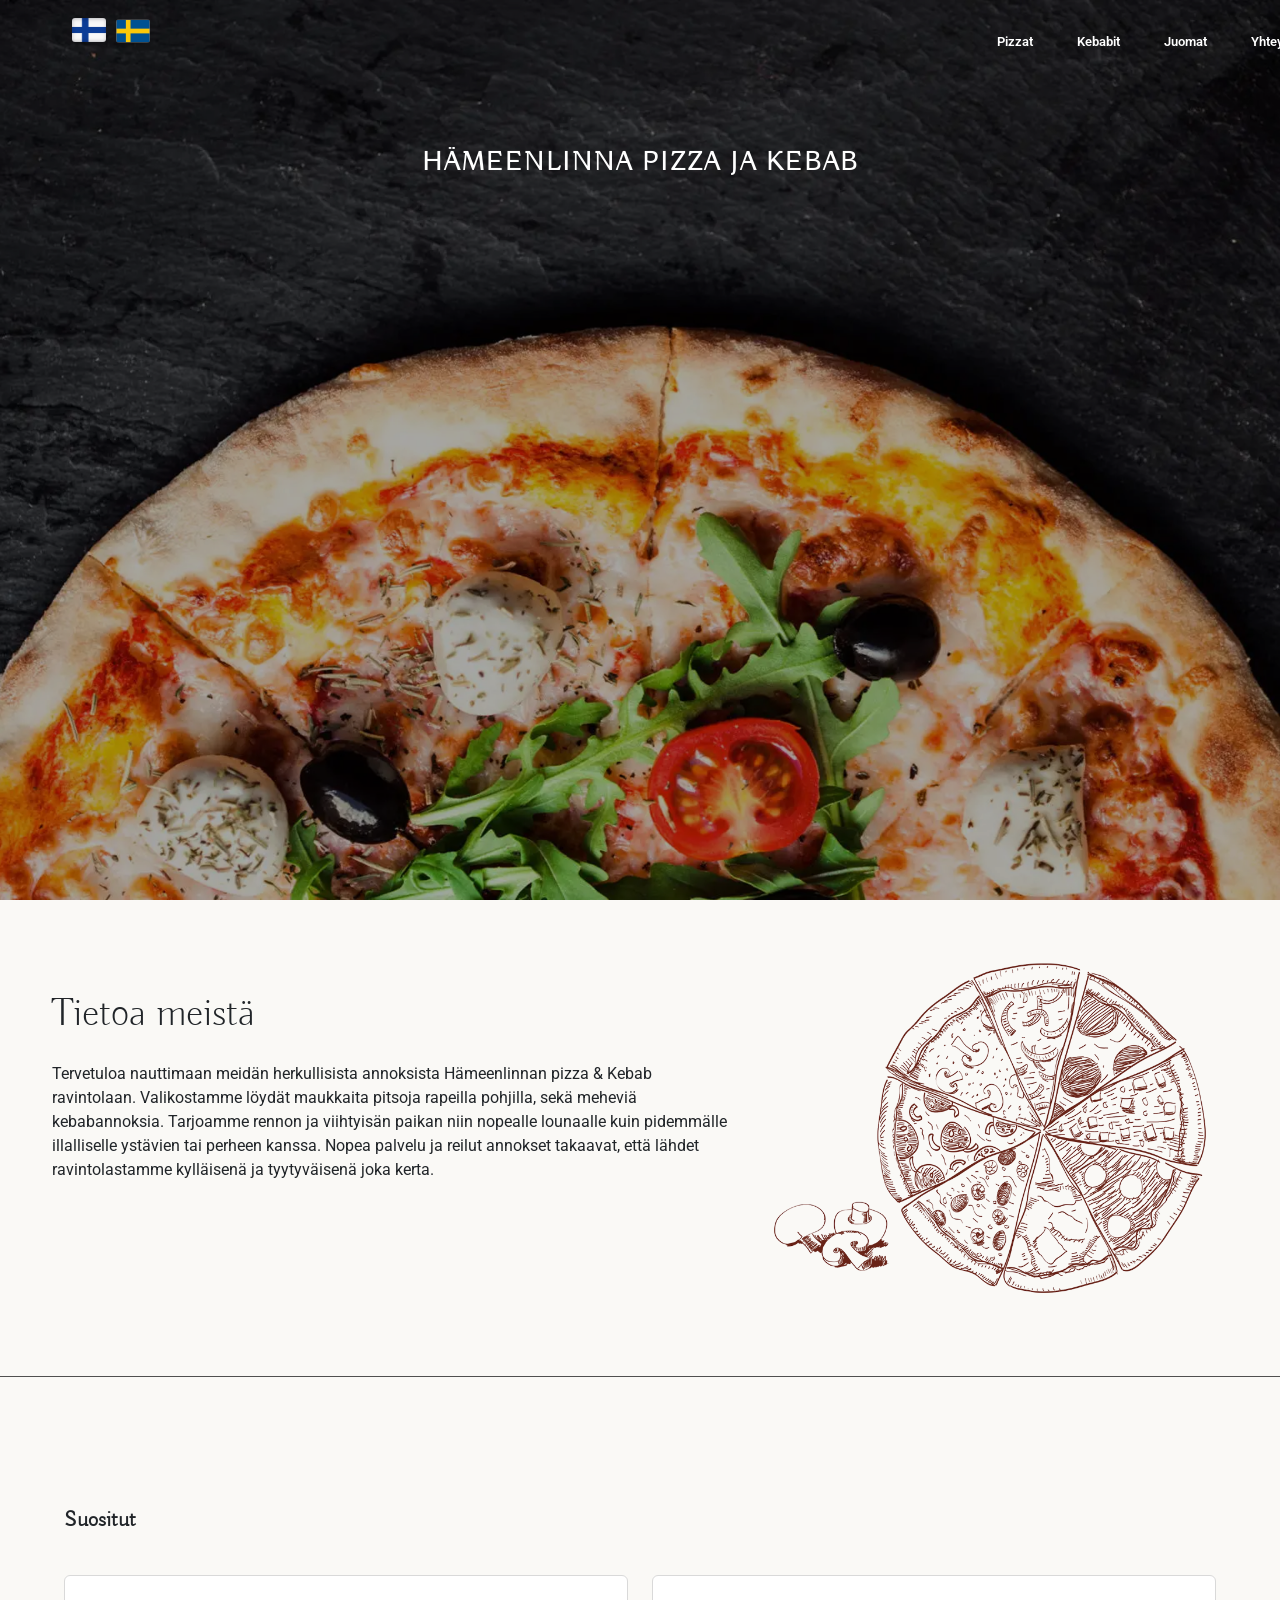
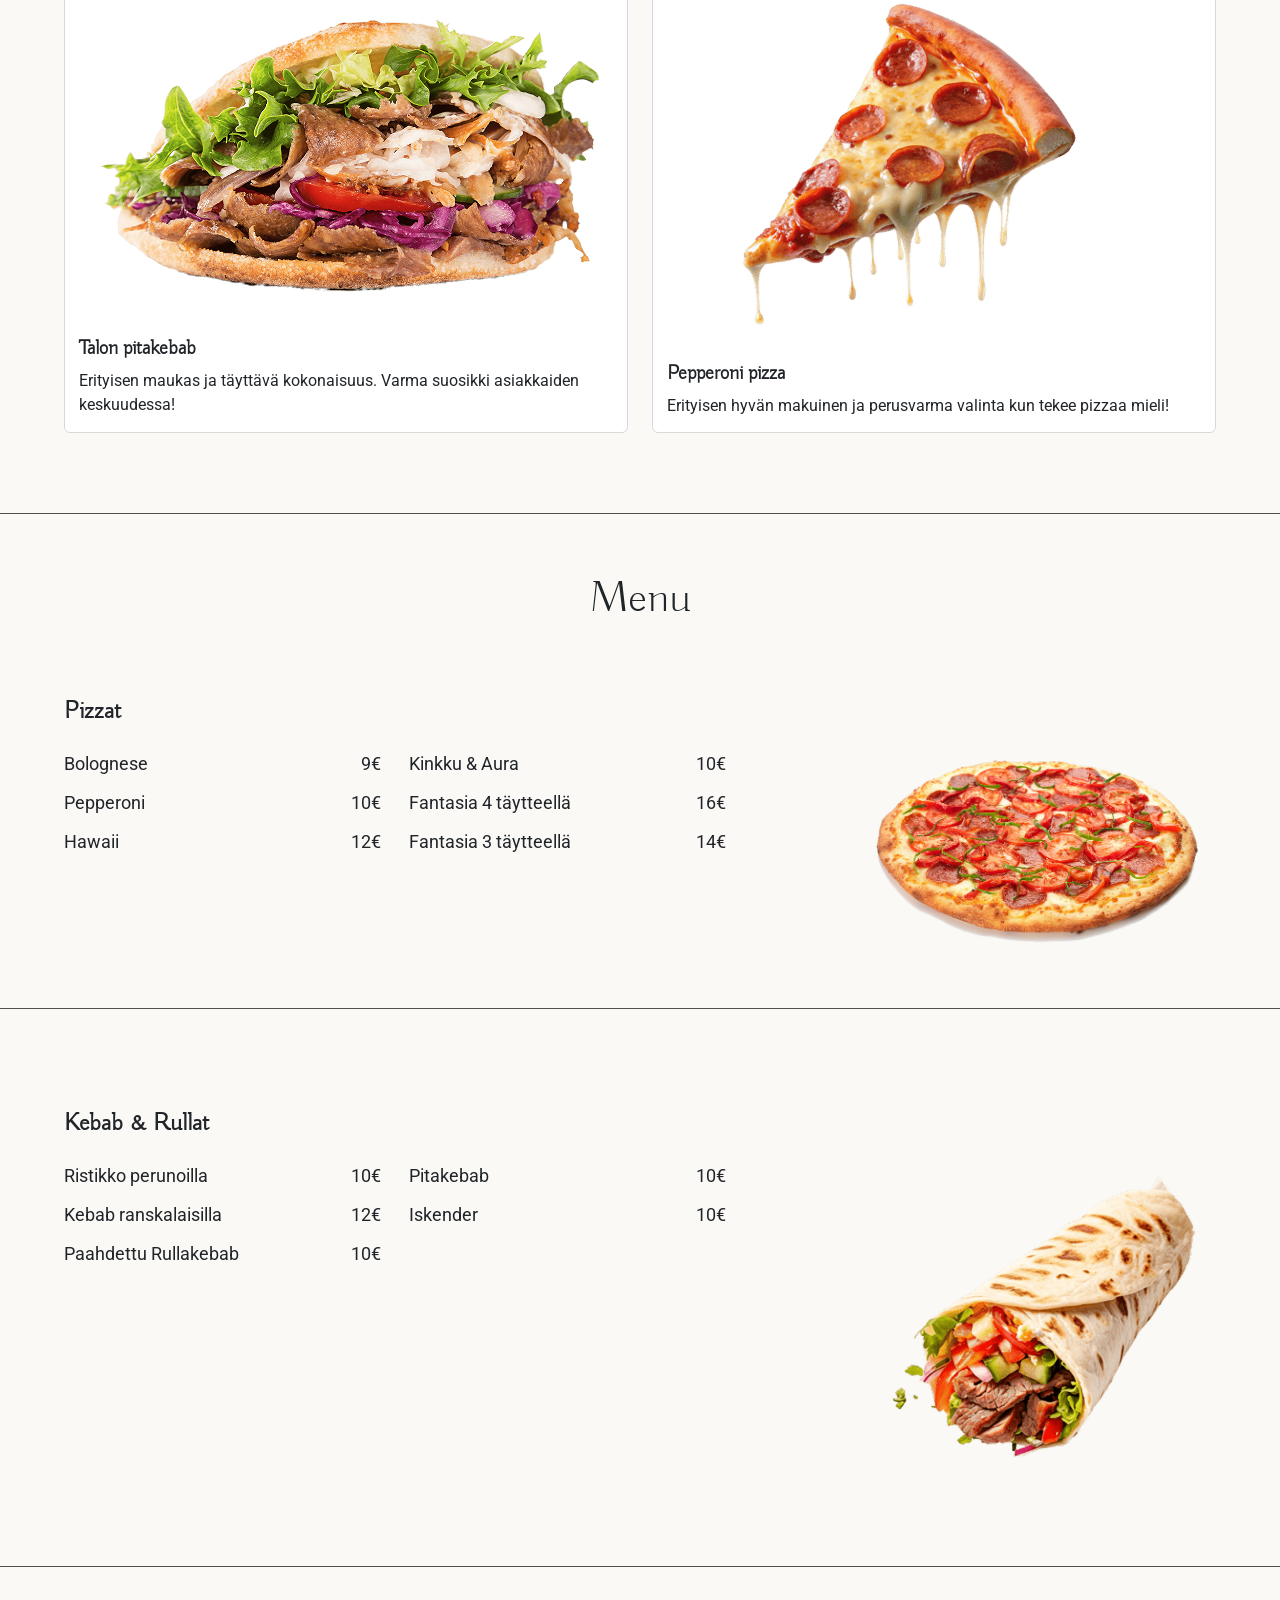
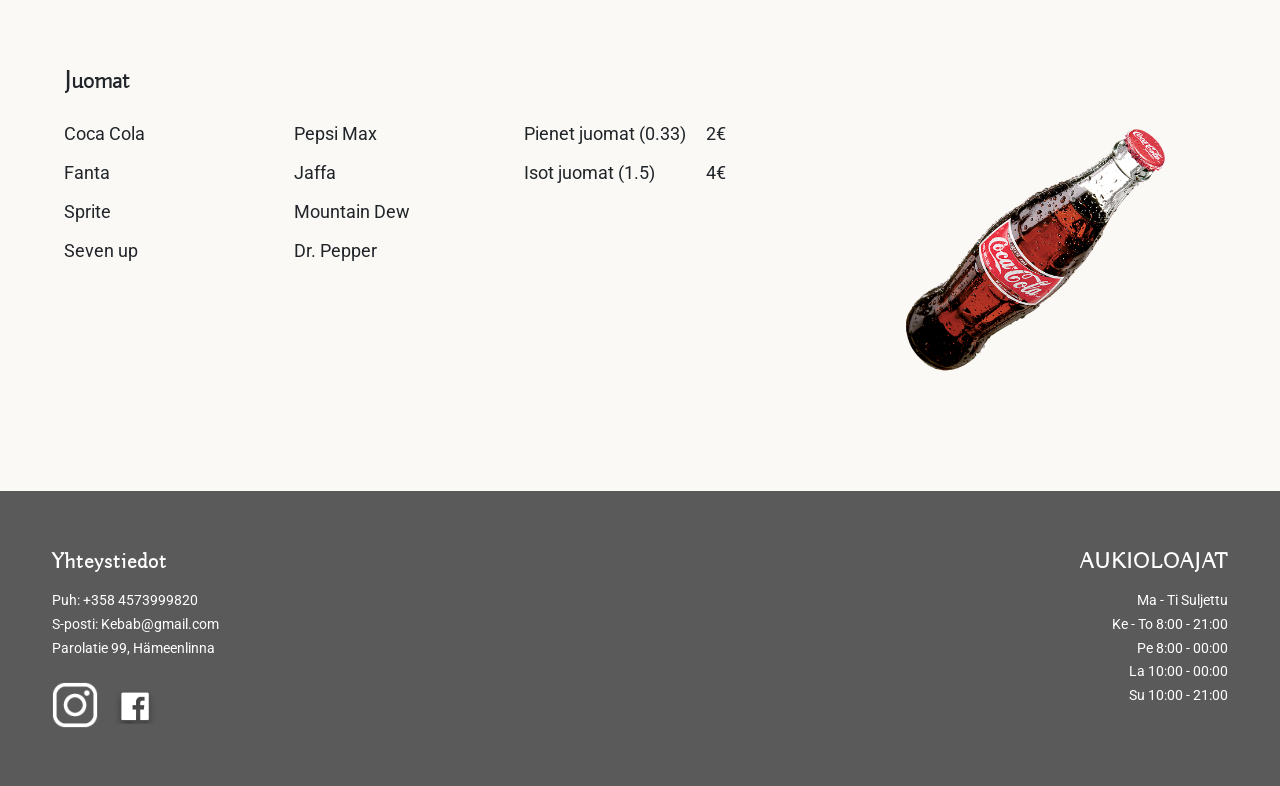
<file: index.html>
<!doctype html>
<html lang="en">
  <head>
    <meta charset="utf-8">
    <meta name="viewport" content="width=device-width, initial-scale=1">
    <title>Hämeen Pizza & Kebab</title>

    <!-- Fontit: Buda otsikko/Roboto muut --> 
    <link rel="preconnect" href="https://fonts.googleapis.com">
    <link rel="preconnect" href="https://fonts.gstatic.com" crossorigin>
    <link href="https://fonts.googleapis.com/css2?family=Buda:wght@300&family=Roboto:ital,wght@0,100..900;1,100..900&display=swap" rel="stylesheet">

    <!-- Bootstrap -->
    <link href="https://cdn.jsdelivr.net/npm/bootstrap@5.3.8/dist/css/bootstrap.min.css" rel="stylesheet" integrity="sha384-sRIl4kxILFvY47J16cr9ZwB07vP4J8+LH7qKQnuqkuIAvNWLzeN8tE5YBujZqJLB" crossorigin="anonymous">

    <!-- Css -->
    <link rel="stylesheet" href="tyylit.css">

    </head>
    <body>

    <!-- Suomi/Ruotsi liput ja tausta kuva-->
    <div class="isokuva">
    <div class="container site top-inner">
    <header class="row align-items-center top-nav">
    <div class="liput">
    <img src="Images/finland.png" class="flag" alt="Finnish">
      <a href="svenska.html">
    <img src="Images/sweden.png" class="flag" alt="Swedish">
      </a>
    </div>

  <!--Navbar-->
    <nav class="col-md-10 navbar navbar-expand-lg navbar-dark">
    <div class="container-fluid justify-content-end pe-0">

  <button class="navbar-toggler" type="button" data-bs-toggle="collapse"
   data-bs-target="#navbarSupportedContent" aria-controls="navbarSupportedContent"
   aria-expanded="false" aria-label="Toggle navigation">
  <span class="navbar-toggler-icon"></span>
  </button>
 <!-- Linkit -->
  <div class="collapse navbar-collapse justify-content-end" id="navbarSupportedContent">
  <ul class="navbar-nav mb-2 mb-lg-0">
  <li class="nav-item"><a class="nav-link" href="#pizzat">Pizzat</a></li>
  <li class="nav-item"><a class="nav-link" href="#kebabit">Kebabit</a></li>
  <li class="nav-item"><a class="nav-link" href="#juomat">Juomat</a></li>
  <li class="nav-item"><a class="nav-link" href="#yhteystiedot">Yhteystiedot</a></li>
  </ul>
  </div>

  </div>
  </nav>
  </header>
  <!--Pää otsikko -->
  <h1 class="MainTitle">HÄMEENLINNA PIZZA JA KEBAB</h1>
  </div>

    <!--Taustakuva-->
  <img src="Images/main.png" class="pizza-kuva" alt="Pizza">
  </div>    
  
    <!--Tietoa meistä osio -->
    <div class="container site">
    <main class="row content-area align-items-start">
    <article class="col-md-7">
    <h1>Tietoa meistä</h1>
    <p>
    Tervetuloa nauttimaan meidän herkullisista annoksista Hämeenlinnan pizza & Kebab ravintolaan.
    Valikostamme löydät maukkaita pitsoja rapeilla pohjilla, sekä meheviä kebabannoksia. 
    Tarjoamme rennon ja viihtyisän paikan niin nopealle lounaalle kuin pidemmälle illalliselle ystävien tai perheen kanssa.
    Nopea palvelu ja reilut annokset takaavat, että lähdet ravintolastamme kylläisenä ja tyytyväisenä joka kerta.
    </p>
          
    </article>
        <!--tietoa meistä osion kuva -->
    <div class="col-md-5">
    <img src="Images/pizza1.png" class="tietoaK" alt="">
    </div>
    </main>
    <!--Osion erottava viiva -->
    <div class="viiva"></div>
    
    <!-- Suositut osa -->
    <section class="valiosa" id="suositut">
    <div class="container site">
    <h2 class="sectionHeading">Suositut</h2>
      <!--Laatikot-->
    <div class="row g-4 popular-row">
      <!-- Laatikko 1 -->
    <div class="col-md-6">
    <div class="laatikko">

    <!--Kebab kuva/Teksti-->
    <img src="Images/ruutu1.png" class="popular-img" alt="Kebab annos">
    <h3 class="popularTitle">Talon pitakebab</h3>
    <p class="popularText">
     Erityisen maukas ja täyttävä kokonaisuus. Varma suosikki asiakkaiden keskuudessa!
    </p>
    </div>
    </div>

    <!-- Laatikko 2 -->
    <div class="col-md-6">
    <div class="laatikko">

    <!-- Pizza kuva/Teksti -->
    <img src="Images/ruutu2.png" class="popular-img move-right" alt="">
    <h3 class="popularTitle">Pepperoni pizza</h3>
    <p class="popularText">
     Erityisen hyvän makuinen ja perusvarma valinta kun tekee pizzaa mieli!
    </p>

    </div>
    </div>
    </div>
  </div>
 </section>

<div class="viiva"></div>

<!--MENU otsikko-->
<section class="section-space" id="menu">
<div class="container site">
<h2 class="menuHeading">Menu</h2>
</div>
</section>

<!--Pizzat osio-->
<section class="menuOsio" id="pizzat">
<div class="container site">
<h3 class="menuOtsikot">Pizzat</h3>

<!-- Bootstrap grid/css grid menussa oleville pitsoille-->
<div class="row align-items-start g-4">

<div class="col-md-7">
<div class="menuGrid">

<ul class="menuList">
<li><span>Bolognese</span><span>9€</span></li>
<li><span>Pepperoni</span><span>10€</span></li>
<li><span>Hawaii</span><span>12€</span></li>
</ul>

<ul class="menuList">
<li><span>Kinkku &amp; Aura</span><span>10€</span></li>
<li><span>Fantasia 4 täytteellä</span><span>16€</span></li>
<li><span>Fantasia 3 täytteellä</span><span>14€</span></li>
</ul>
</div>
</div>

<!-- Pizza menu kuva -->
<div class="col-md-5 text-md-end">
<img src="Images/pizza2.png" class="menu-side-img" alt="Pizza">

</div>
</div>
</div>
</section>

<!-- Erotus viiva -->
<div class="viiva"></div>

<!-- KEBAB menu osio -->
<section class="menuOsio" id="kebabit">
<div class="container site">
<h3 class="menuOtsikot">Kebab &amp; Rullat</h3>

<!-- Bootstrap grid/css grid -->
<div class="row align-items-start g-4">

<div class="col-md-7">
<div class="menuGrid">

<ul class="menuList">
<li><span>Ristikko perunoilla</span><span>10€</span></li>
<li><span>Kebab ranskalaisilla</span><span>12€</span></li>
<li><span>Paahdettu Rullakebab</span><span>10€</span></li>
</ul>

<ul class="menuList">
<li><span>Pitakebab</span><span>10€</span></li>
<li><span>Iskender</span><span>10€</span></li>
</ul>
</div>
</div>

<!--Menu kebab kuva -->
<div class="col-md-5 text-md-end">
<img src="Images/kebab2.png" class="menu-side-img" alt="Kebab rulla">

</div>
</div>
</div>
</section>

<!-- erotus viiva -->
<div class="viiva"></div>

<!-- JUOMAT MENU -->
<section class="menuOsio" id="juomat">
<div class="container site">
<h3 class="menuOtsikot">Juomat</h3>

<div class="row align-items-start g-4">

<div class="col-md-7">
<div class="drinks-grid">

<ul class="menuList">
<li><span>Coca Cola</span></li>
<li><span>Fanta</span></li>
<li><span>Sprite</span></li>
<li><span>Seven up</span></li>
</ul>

<ul class="menuList">
<li><span>Pepsi Max</span></li>
<li><span>Jaffa</span></li>
<li><span>Mountain Dew</span></li>
<li><span>Dr. Pepper</span></li>
</ul>

<ul class="menuList">
<li><span>Pienet juomat (0.33)</span><span>2€</span></li>
<li><span>Isot juomat (1.5)</span><span>4€</span></li>
</ul>

</div>
</div>

<!-- Juomat menu kuva -->
<div class="col-md-5 text-md-end">
<img src="Images/juoma.png" class="menu-side-img drink-img" alt="Juomapullo">
 
</div>
</div>
</div>
</section>

<!--Yhteystiedot osio -->
<section class="contactFooter" id="yhteystiedot">
  
<div class="yhtTausta">
<div class="container site">
<div class="row">
<div class="col-md-6">
<h3 class="yhtOtsikko">Yhteystiedot</h3>

<p class="YhteystiedotTeksti">
Puh: +358 4573999820 <br>
S-posti: Kebab@gmail.com <br>
Parolatie 99, Hämeenlinna
</p>

<!--Instagram ja Facebook kuvat-->
<div class="yhtKuvat">
<img src="Images/insta.png" class="socials" alt="Instagram">
<img src="Images/fbook.png" class="socials" alt="Facebook">
</div>
</div>

<div class="col-md-6 text-md-end mt-4 mt-md-0">
<h3 class="yhtOtsikko">AUKIOLOAJAT</h3>

<p class="YhteystiedotTeksti">
Ma - Ti Suljettu <br>
Ke - To 8:00 - 21:00 <br>
Pe 8:00 - 00:00 <br>
La  10:00 - 00:00 <br>
Su 10:00 - 21:00
</p>

</div>
</div>
</div>
</div>
</section>


<script src="https://cdn.jsdelivr.net/npm/bootstrap@5.3.8/dist/js/bootstrap.bundle.min.js" integrity="sha384-FKyoEForCGlyvwx9Hj09JcYn3nv7wiPVlz7YYwJrWVcXK/BmnVDxM+D2scQbITxI" crossorigin="anonymous"></script>
</body>
</html>
</file>
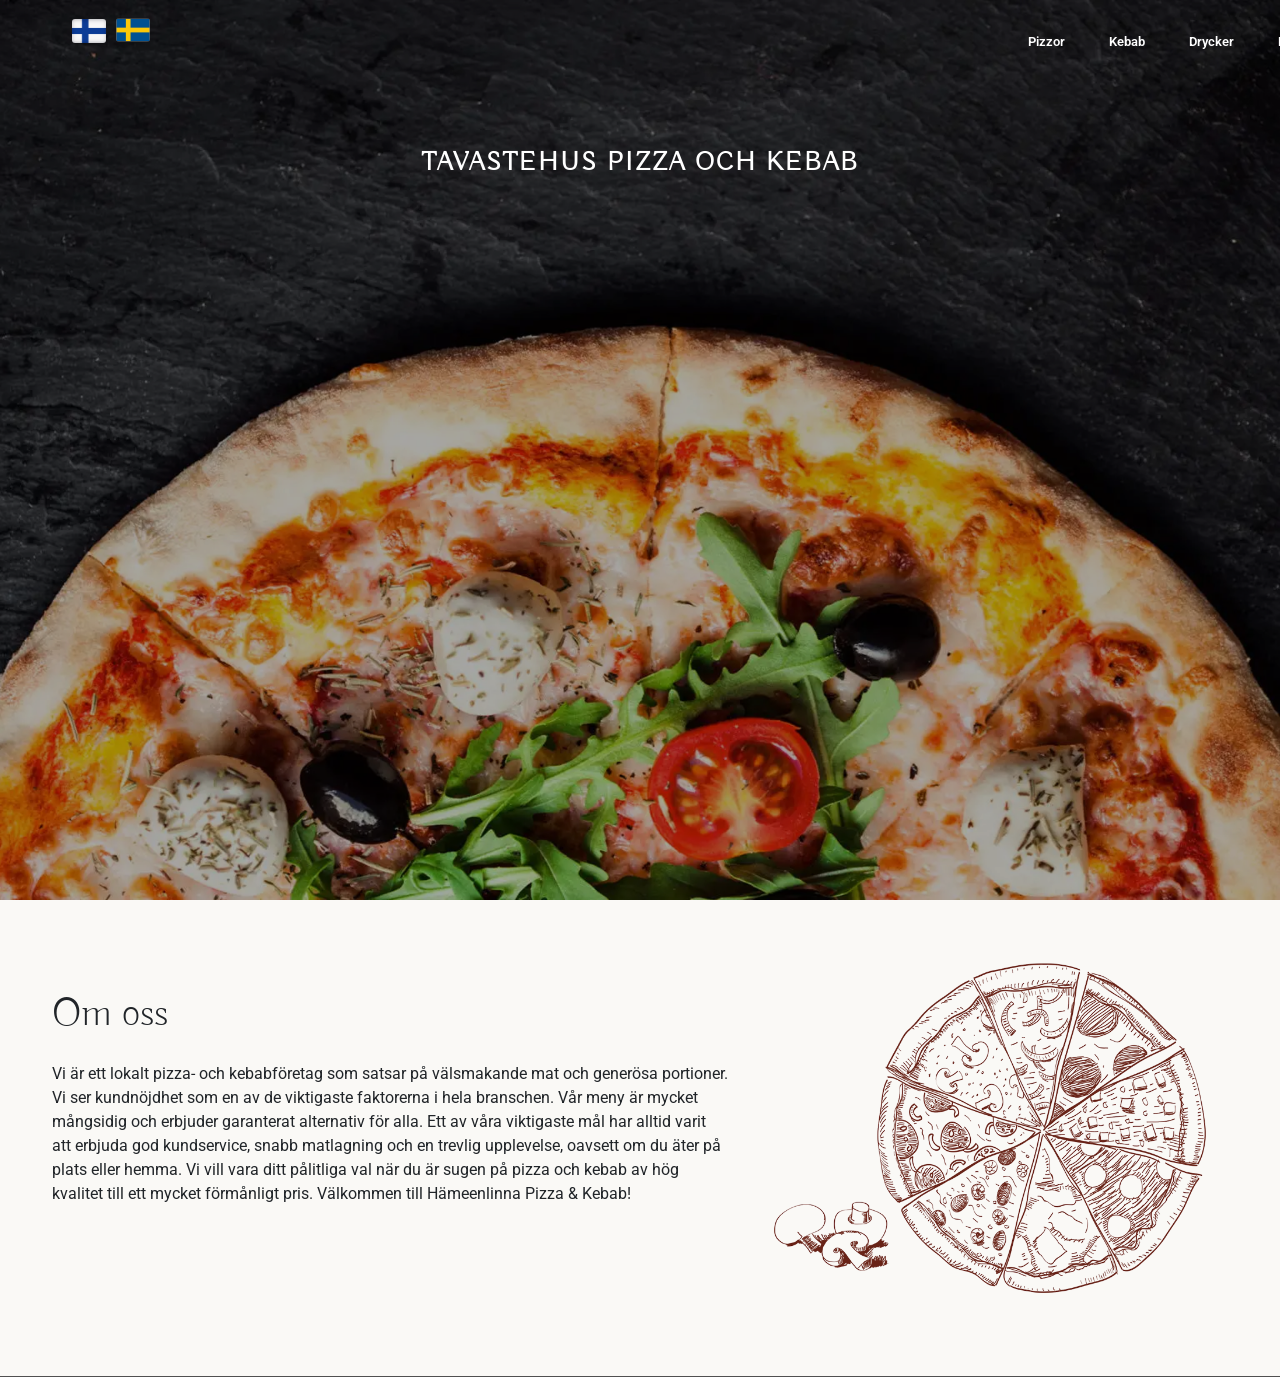
<file: svenska.html>
<!doctype html>
<html lang="sv">
<head>
    <meta charset="utf-8">
    <meta name="viewport" content="width=device-width, initial-scale=1">
    <title>Tavastehus Pizza&Kebab</title>

    <link rel="preconnect" href="https://fonts.googleapis.com">
    <link rel="preconnect" href="https://fonts.gstatic.com" crossorigin>
    <link href="https://fonts.googleapis.com/css2?family=Buda:wght@300&family=Roboto:ital,wght@0,100..900;1,100..900&display=swap" rel="stylesheet">

    <link href="https://cdn.jsdelivr.net/npm/bootstrap@5.3.8/dist/css/bootstrap.min.css" rel="stylesheet">

    <link rel="stylesheet" href="tyylit.css">
</head>
<body>

<div class="isokuva">
<div class="container site top-inner">
<header class="row align-items-center top-nav">
<div class="liput">
<a href="index.html"><img src="Images/finland.png" class="flag" alt="Finnish"></a>
<img src="Images/sweden.png" class="flag" alt="Swedish">
  </div>

  <nav class="col-md-10 navbar navbar-expand-lg navbar-dark">
  <div class="container-fluid justify-content-end pe-0">
  <button class="navbar-toggler" type="button" data-bs-toggle="collapse" data-bs-target="#navbarSupportedContent">
  <span class="navbar-toggler-icon"></span>
    </button>
  <div class="collapse navbar-collapse justify-content-end" id="navbarSupportedContent">
  <ul class="navbar-nav mb-2 mb-lg-0">
  <li class="nav-item"><a class="nav-link" href="#">Pizzor</a></li>
  <li class="nav-item"><a class="nav-link" href="#">Kebab</a></li>
  <li class="nav-item"><a class="nav-link" href="#">Drycker</a></li>
  <li class="nav-item"><a class="nav-link" href="#">Kontakt</a></li>
   </ul>
      </div>
       </div>
        </nav>
        </header>
<h1 class="MainTitle">TAVASTEHUS PIZZA OCH KEBAB</h1>
    </div>
  <img src="Images/main.png" class="pizza-kuva" alt="Pizza">
    </div>    

  <div class="container site">
<main class="row content-area align-items-start">
  <article class="col-md-7">
   <h1>Om oss</h1>
  <p>	
     Vi är ett lokalt pizza- och kebabföretag som satsar på välsmakande mat och generösa portioner. Vi ser kundnöjdhet som en av de viktigaste faktorerna i hela branschen. 
     Vår meny är mycket mångsidig och erbjuder garanterat alternativ för alla. Ett av våra viktigaste mål har alltid varit att erbjuda god kundservice, 
     snabb matlagning och en trevlig upplevelse, oavsett om du äter på plats eller hemma. Vi vill vara ditt pålitliga val när du är sugen på pizza och kebab av hög kvalitet till ett mycket förmånligt pris.
     Välkommen till Hämeenlinna Pizza & Kebab!
</p>
</article>
<div class="col-md-5">
<img src="Images/pizza1.png" class="tietoaK" alt="Pizza">
 </div>
</main>
        
<div class="viiva"></div>
        
</div>

    <script src="https://cdn.jsdelivr.net/npm/bootstrap@5.3.8/dist/js/bootstrap.bundle.min.js"></script>
</body>
</html>
</file>
<file: tyylit.css>
/* Auttaa tilavuuksien kanssa  */
* { 
  box-sizing: border-box; 
}

html, body {
  height: 100%;
  margin: 0;
  font-family: "Roboto", sans-serif;
  background: #faf9f6;
}

h1, h2, h3 { font-family: "Buda", serif; 
}

/* Bootstrap  */
.site.container {
  max-width: 1200px;
  margin: 30px auto;
}

/* Tausta kuva */

.isokuva {
  position: relative;
  width: 100%;
  height: 100vh;          
  overflow: hidden;
  color: #fff;
}


/* Tausta kuva */
.pizza-kuva {
  position: absolute;
  inset: 0;               
  width: 100%;
  height: 100%;
  object-fit: cover;      
  object-position: center bottom; 
  z-index: 0;
}

/* Tausta */
.isokuva::before {
  content: "";
  position: absolute;
  inset: 0;
  background: rgba(0,0,0,0.35);
  z-index: 1;
}


/* Navbar tilvauus */
.top-nav {
  padding: 0 10px; 
}

.top-nav{
  margin-bottom: 30px;
}


.MainTitle {
  margin-top: 80px;
  text-align: center;
  font-size: 26px;
  font-weight: 700;
  letter-spacing: 2px;
}

/* Navbar linkit*/
.navbar-nav .nav-link {
  color: #fff;
  margin-right: 28px;
  font-weight: 600;
  font-size: 13px;
}

.navbar-nav .nav-link:hover { 
color: #ddd; 
}


.content-area {
 margin-top: 10px;
 }


.liput {
  position: absolute;
  top: 18px;
  left: 20px;

  display: flex;
  gap: 10px;
  z-index: 3;
}

.flag {
  width: 34px;
  height: 24px;
  object-fit: cover;
  border-radius: 3px;
  cursor: pointer;
  transition: transform 0.2s ease;
}

.flag:hover {
  transform: scale(1.1);
}
.top-nav .navbar {
  margin-left: auto;
}
.navbar-nav {
  margin-right: -128px;
}

.tietoaK{
  width: 100%;
  height: auto;
  margin-top: -40px;  

}
.content-area h1 {
  margin-bottom: 24px;   
}

.content-area .col-md-7 {
  padding-top: 60px;   
}

.viiva{
  height: 1px;                  
  background: #505050;         
  width: 100vw;
  margin-left: calc(50% - 50vw);
  margin-top: 10px;
  margin-bottom: 60px;
}

/*Väli osa */

.valiosa{
  padding: 40px 0;
}

.sectionHeading{
  font-size: 22px;
  font-weight: 700;
  margin-bottom: 18px;
}

.menuHeading{
  text-align: center;
  font-size: 44px;
  margin: 0;
}

.menuOtsikot{
  font-size: 24px;
  font-weight: 700;
  margin-bottom: 18px;
}

/* Suositut osio*/

.popular-row{ margin-top: 10px; }

.laatikko{
  border: 1px solid #d9d9d9;
  border-radius: 6px;
  padding: 14px;
  height: 100%;
  background: #fff;
}

.popular-img{
  border-radius: 4px;
  margin-bottom: 12px;
}

/* Siirtää pitsa kuvaa oikealle */
.move-right{
  transform: translateX(64px);
}

.popularTitle{
  font-size: 20px;
  font-weight: 700;
}

.popularText{
  font-size: 16px;
  line-height: 1.5;
  margin: 0;
}



/* Menu otsikko*/
.top-inner {
  position: relative;
  z-index: 2;
  margin: 0 auto !important;
  padding-top: 16px;
}

.menuOsio{
  padding: 10px 0;
}

.menuGrid{
  display: grid;
  grid-template-columns: 1fr 1fr;
  gap: 28px;
}

.drinks-grid{
  display: grid;
  grid-template-columns: 1fr 1fr 1fr;
  gap: 28px;
}

.menuList{
  list-style: none;
  padding: 0;
  margin: 0;
}

/* Tekee menusta siistin  */
.menuList li{
  display: flex;
  justify-content: space-between;
  gap: 20px;
  padding: 6px 0;
  font-size: 18px;
}

.menu-side-img{
  width: min(360px, 90%);
  height: auto;
  display: inline-block;
}

.drink-img{
  width: min(360px, 90%);
}

/* Toimii puhelimella */
@media (max-width: 768px){
  .menuGrid{ grid-template-columns: 1fr; }
  .drinks-grid{ grid-template-columns: 1fr; }
  .menuHeading{ font-size: 32px; }
}

/* YHTEYSTIEDOT */

.contactFooter{
  margin-top: 60px;
}

/* Yhteystiedot tausta */
.yhtTausta{
  background: #5a5a5a;
  color: #fff;
  width: 100vw;
  margin-left: calc(50% - 50vw);
  padding: 28px 0;
}

/* Yhteystiedot otsikko */
.yhtOtsikko{
  font-family: "Buda", serif;
  font-size: 22px;
  font-weight: 700;
  margin-bottom: 14px;
  letter-spacing: 1px;
}

.YhteystiedotTeksti{
  font-size: 14px;
  line-height: 1.7;
  margin: 0;
}

/* Face ja Inst Kuvat */
.yhtKuvat{
  display: flex;
  gap: 14px;
  margin-top: 22px;
}

.socials{
  width: 46px;
  height: 46px;
  object-fit: contain;
  display: block;
}
</file>
